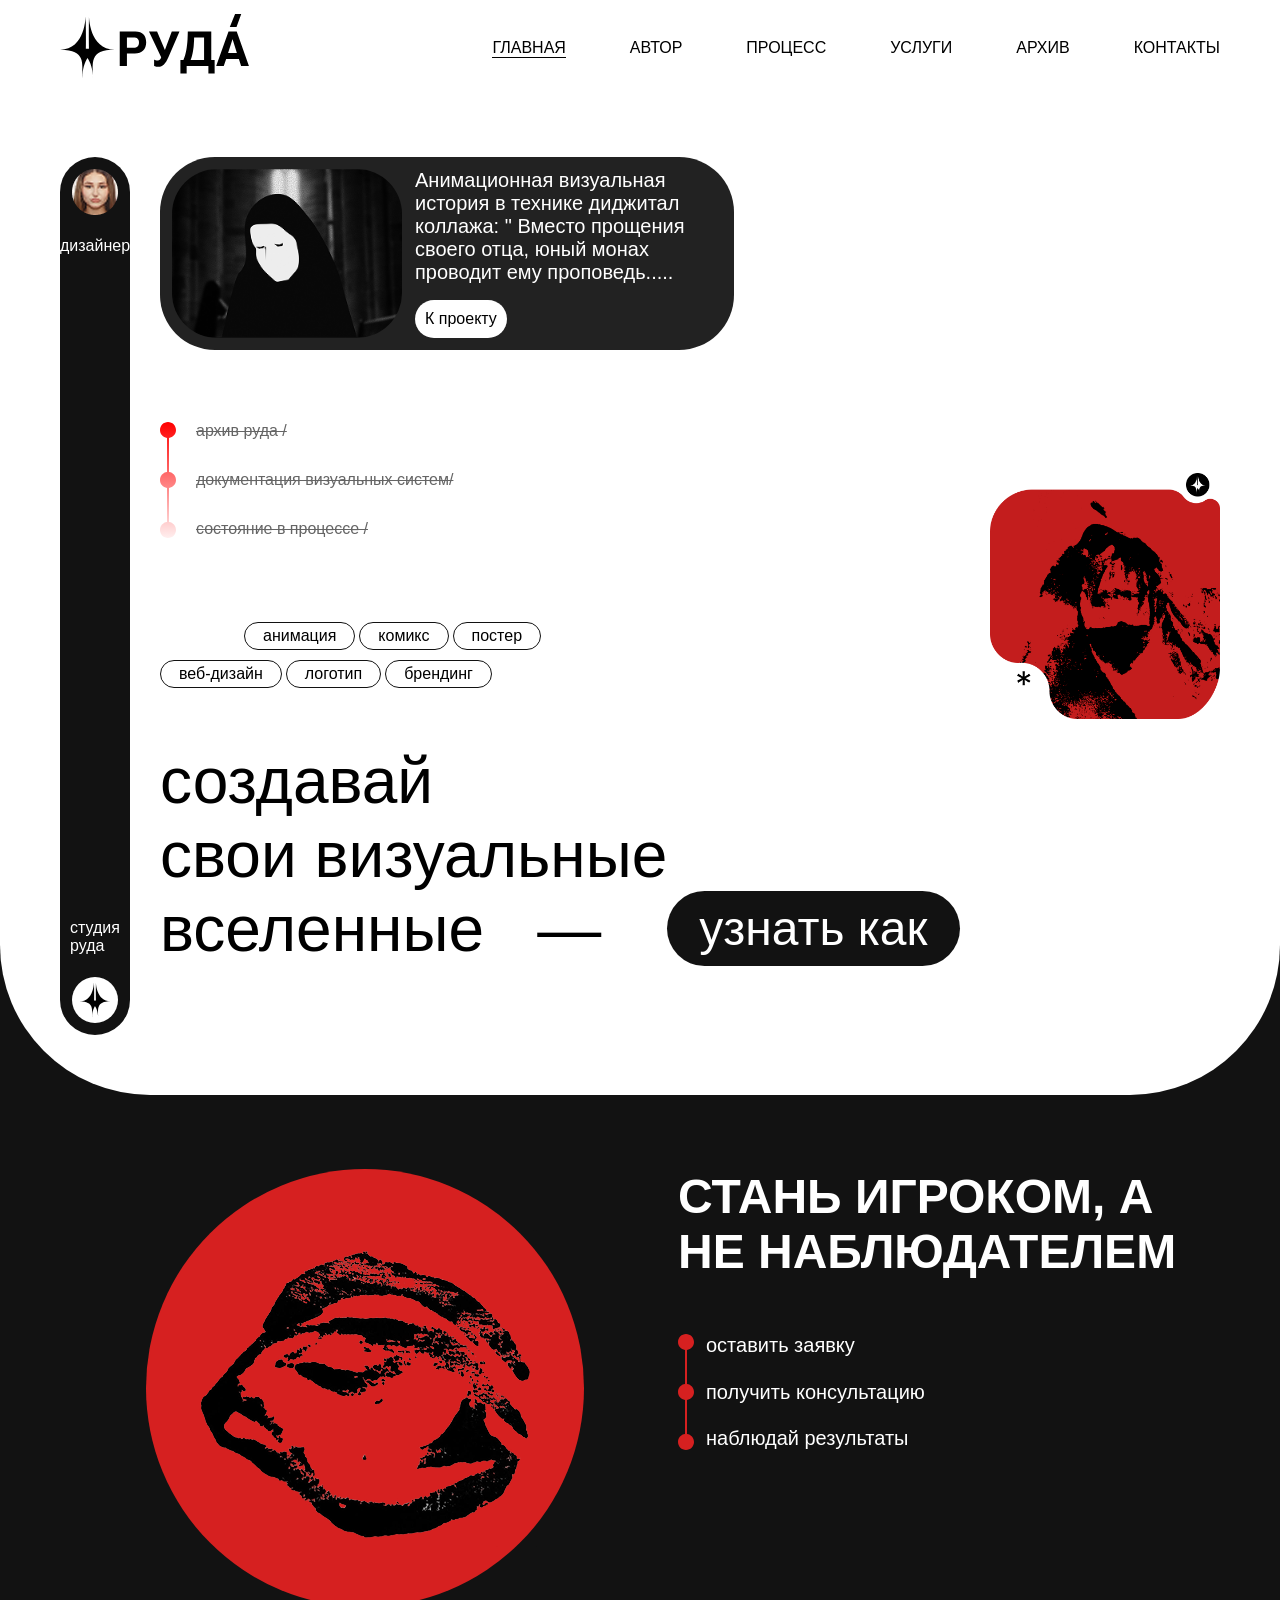
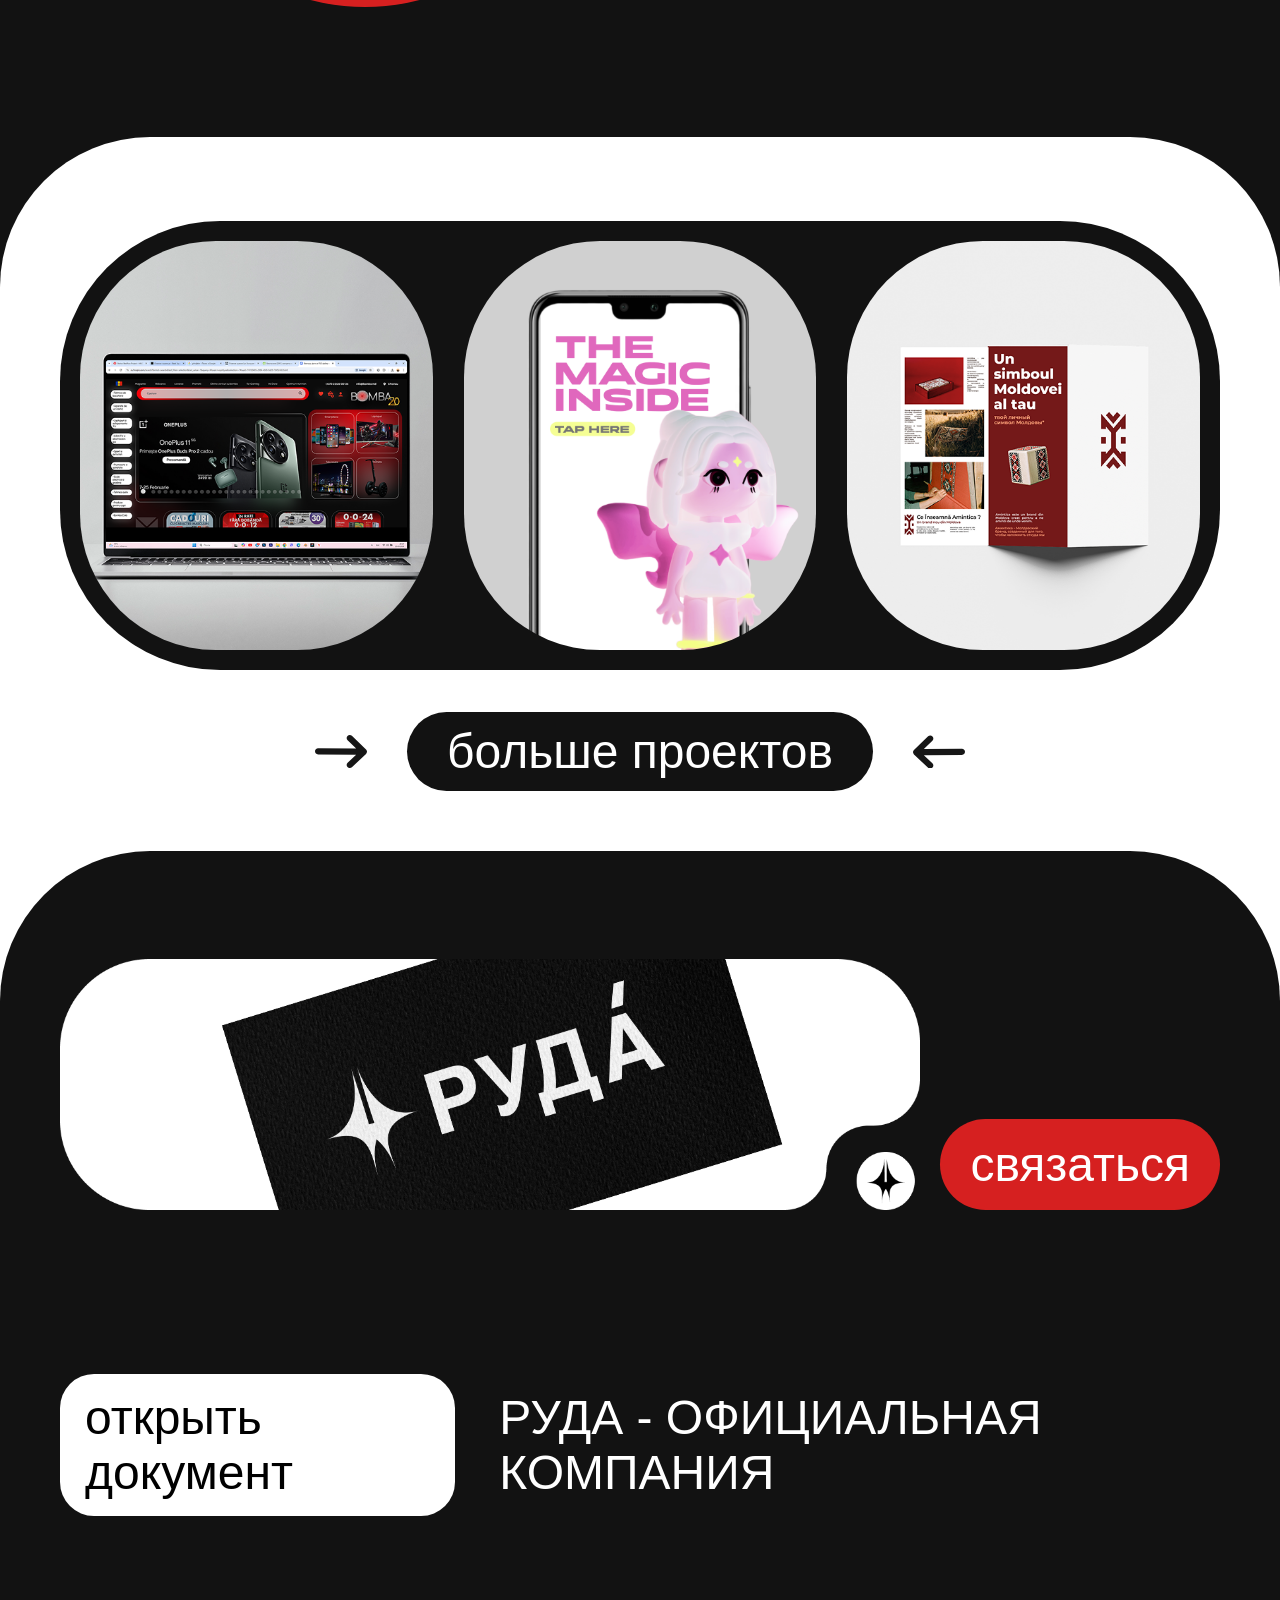
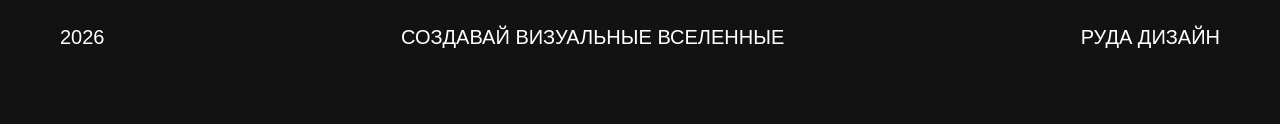
<file: index.html>
<!DOCTYPE html>
<html lang="ru">

<head>
    <meta charset="UTF-8">
    <meta name="viewport" content="width=device-width, initial-scale=1.0">
    <link rel="stylesheet" href="css/style.css">
    <title>Document</title>
</head>

<body>

    <header class="header">
        <a href="index.html" class="header__logo">
            <svg width="189" height="65">
                <use xlink:href="assets/sprite/sprite.svg#icon-logo-white"></use>
            </svg>
        </a>
        <nav class="header__nav">
            <button class="header__burger" aria-label="Меню">
                <svg class="header__burger-icon" width="34" height="34">
                    <use xlink:href="assets/sprite/sprite.svg#burger-black"></use>
                </svg>
            </button>
            <ul class="header__menu">
                <li class="header__item header__item--active">
                    <a href="index.html" class="header__link">главная</a>
                </li>
                <li class="header__item">
                    <a href="pages/author.html" class="header__link">Автор</a>
                </li>
                <li class="header__item">
                    <a href="pages/process.html" class="header__link">Процесс</a>
                </li>
                <li class="header__item">
                    <a href="pages/services.html" class="header__link">Услуги</a>
                </li>
                <li class="header__item">
                    <a href="pages/archive.html" class="header__link">Архив</a>
                </li>
                <li class="header__item">
                    <a href="pages/contacts.html" class="header__link">Контакты</a>
                </li>
            </ul>
        </nav>
    </header>

    <main class="main">
        <div class="main__wrapper">
            <div class="main__left-side">

                <div class="main__left-inner">
                    <img src="assets/img/avatar.png" alt="" class="main__left-img">
                    <p class="main__left-text">дизайнер</p>
                </div>
                <div class="main__left-inner">
                    <p class="main__left-text">студия руда</p>
                    <svg width="46" height="46" viewBox="0 0 46 46">
                        <use xlink:href="assets/sprite/sprite.svg#icon-white"></use>
                    </svg>
                </div>

            </div>
            <div class="main__center-side">
                <div class="main__card">
                    <div class="main__card-img-wrapper">
                        <img src="assets/img/main-img.png" alt="" class="main__card-img">
                    </div>
                    <div class="main__inner">
                        <p class="main__card-text">
                            Анимационная визуальная история в&nbsp;технике диджитал коллажа: &quot; Вместо прощения
                            своего отца, юный монах проводит ему проповедь.....
                        </p>
                        <a href="pages/archive.html#otec" class="main__btn">
                            К проекту
                        </a>
                    </div>
                </div>
                <div class="main__wrapper-text">
                    <svg width="16" height="116">
                        <use xlink:href="assets/sprite/sprite.svg#icon-dot-color"></use>
                    </svg>

                    <div class="main__inner js-typewriter-container">
                        <p class="main__text js-typewriter-line is-crossed">
                            архив руда /
                        </p>
                        <p class="main__text js-typewriter-line is-crossed">
                            документация визуальных систем/
                        </p>
                        <p class="main__text js-typewriter-line is-crossed">
                            состояние в процессе /
                        </p>
                    </div>
                </div>
                <ul class="main__tags main__tags--top">
                    <li class="main__tag main__tag--right">
                        анимация
                    </li>
                    <li class="main__tag">
                        комикс
                    </li>
                    <li class="main__tag">
                        постер
                    </li>
                </ul>
                <ul class="main__tags main__tags-bottom">
                    <li class="main__tag">
                        веб-дизайн
                    </li>
                    <li class="main__tag">
                        логотип
                    </li>
                    <li class="main__tag">
                        брендинг
                    </li>
                </ul>
                <div class="main__bottom">
                    <h1 class="main__title">
                        создавай <br> свои визуальные <br> вселенные &nbsp; —
                    </h1>
                    <a href="pages/services.html" class="main__btn-bottom">
                        узнать как
                    </a>
                </div>
            </div>
            <div class="main__right-side">
                <img src="assets/img/group-140.png" alt="" class="main__img">
            </div>
        </div>

    </main>

    <section class="ready">
        <div class="ready__wrapper">
            
            <ul class="ready__marquee-tags main__tags">
                <li class="main__tag">веб-дизайн</li>
                <li class="main__tag">логотип</li>
                <li class="main__tag">брендинг</li>
                <li class="main__tag">анимация</li>
                <li class="main__tag">комикс</li>
                <li class="main__tag">постер</li>
            </ul>
            <div class="ready__left">
                <div class="ready__img-wrapper">
                    <img src="assets/img/photo_2023-10-06_21-42-30 2.png" alt="" class="ready__img">
                </div>
            </div>
            <div class="ready__right">
                <h2 class="ready__title">
                    стань игроком, а <br> не наблюдателем
                </h2>
                <div class="ready__wrapper-text">
                    <svg width="16" height="116">
                        <use xlink:href="assets/sprite/sprite.svg#icon-dot-red"></use>
                    </svg>
    
                    <div class="ready__inner">
                        <p class="ready__text">
                            оставить заявку
                        </p>
                        <p class="ready__text">
                            получить консультацию
                        </p>
                        <p class="ready__text">
                            наблюдай результаты
                        </p>
                    </div>
                </div>
            </div>
        </div>
    </section>

    <section class="work">
        <div class="work__wrapper">
            <div class="work__list">
                <div class="work__img-wrapper">
                    <img src="assets/img/project-1.png" alt="" class="work__img">
                </div>
                <div class="work__img-wrapper">
                    <img src="assets/img/project-2.png" alt="" class="work__img">
                </div>
                <div class="work__img-wrapper">
                    <img src="assets/img/project-3.png" alt="" class="work__img">
                </div>
            </div>
            <div class="work__more">
                <svg width="52" height="33" viewBox="0 0 52 33">
                    <use xlink:href="assets/sprite/sprite.svg#icon-right-arrow"></use>
                </svg>
                <a href="#" class="work__link">
                    больше проектов
                </a>
                <svg width="52" height="33" viewBox="0 0 52 33">
                    <use xlink:href="assets/sprite/sprite.svg#icon-left-arrow"></use>
                </svg>
            </div>
        </div>

    </section>
    <section class="feedback">
        <div class="feedback__wrapper">
            <div class="feedback__inner">
                <div class="feedback__wrapper-photo">
                    <img src="assets/img/feedback2.png" alt="" class="feedback__img">
                    <a href="pages/contacts.html" class="feedback__link">связаться</a>
                </div>
                <div class="feedback__wrapper-text">
                    <a class="feedback__btn" href="assets/img/doc.png" target="_blank">открыть документ</a>
                    <p class="feedback__text">
                        Руда - официальная компания
                    </p>
                </div>
            </div>
        </div>
    </section>
    <footer class="footer">
        <p class="footer__text">
            2026
        </p>
        <p class="footer__text">
            создавай визуальные вселенные
        </p>
        <p class="footer__text">
            руда дизайн
        </p>
    </footer>
    <script type="module" src="js/main.js"></script>
</body>

</html>
</file>
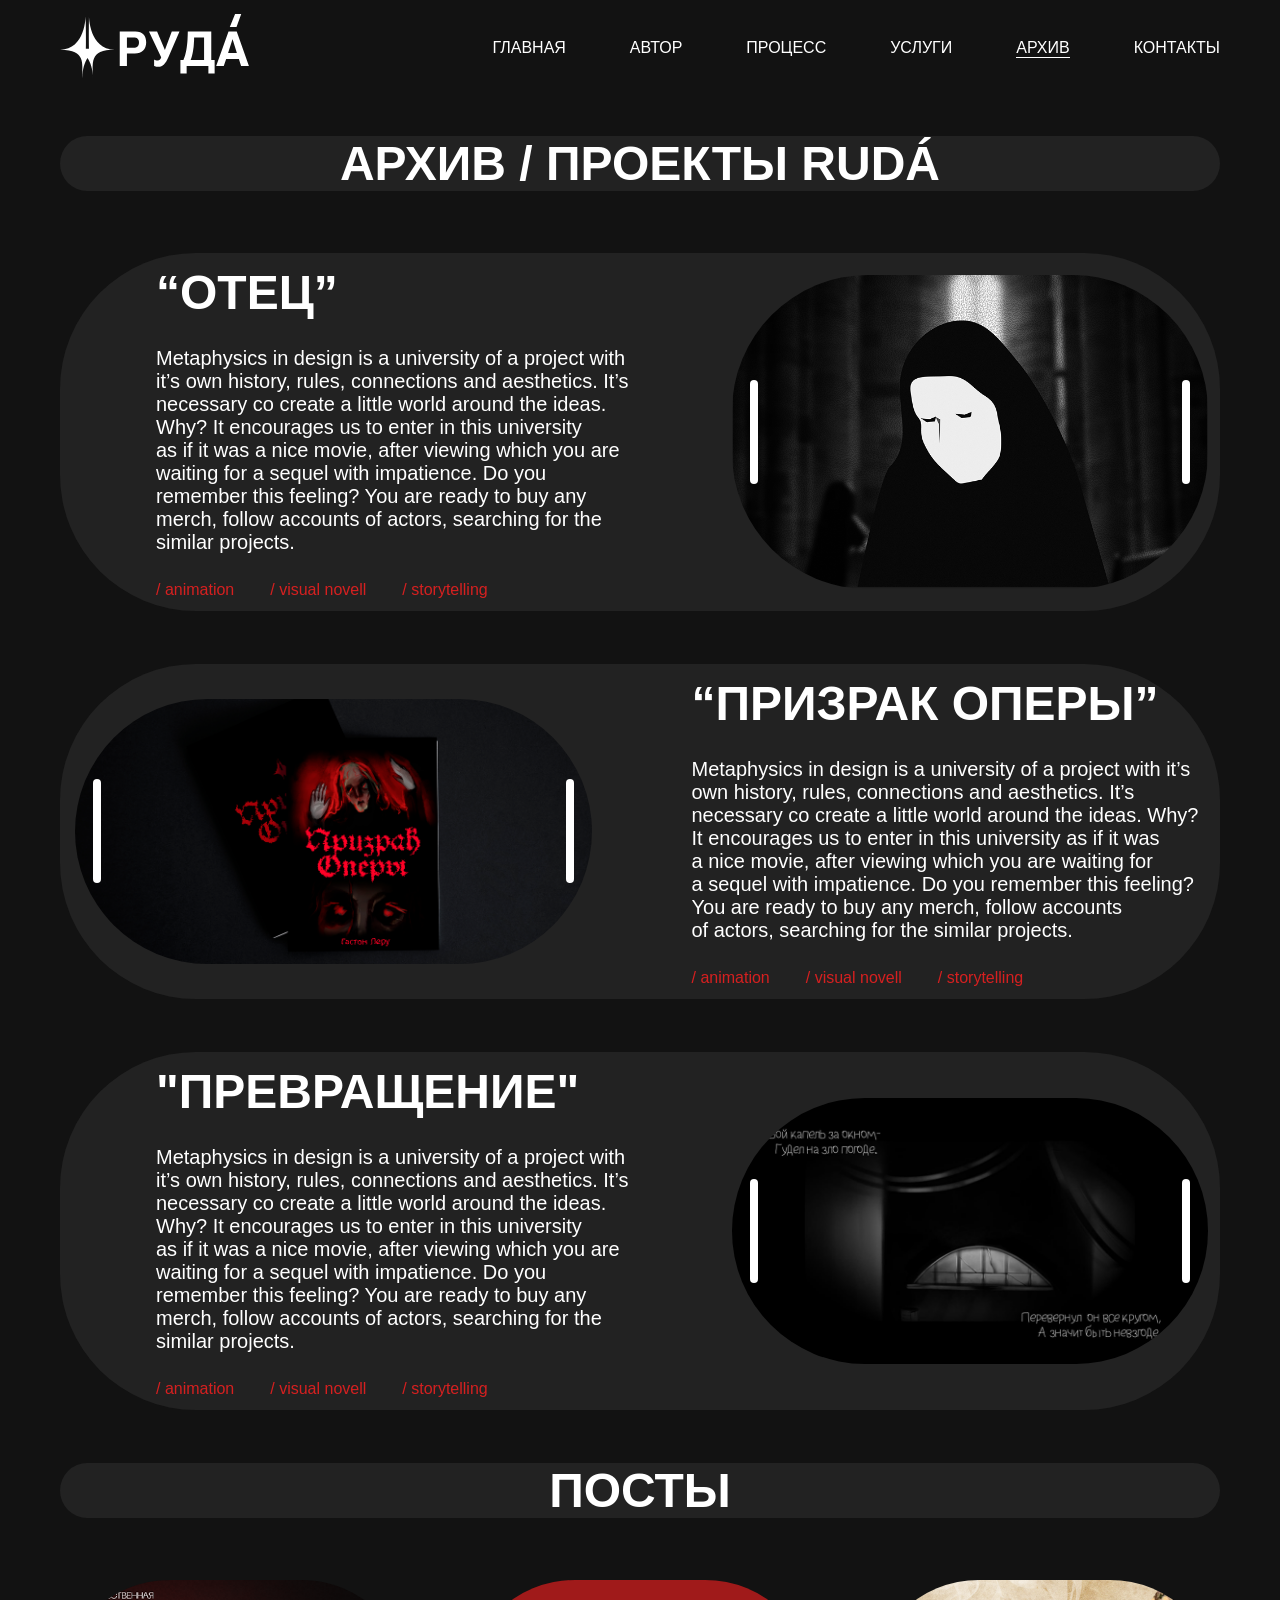
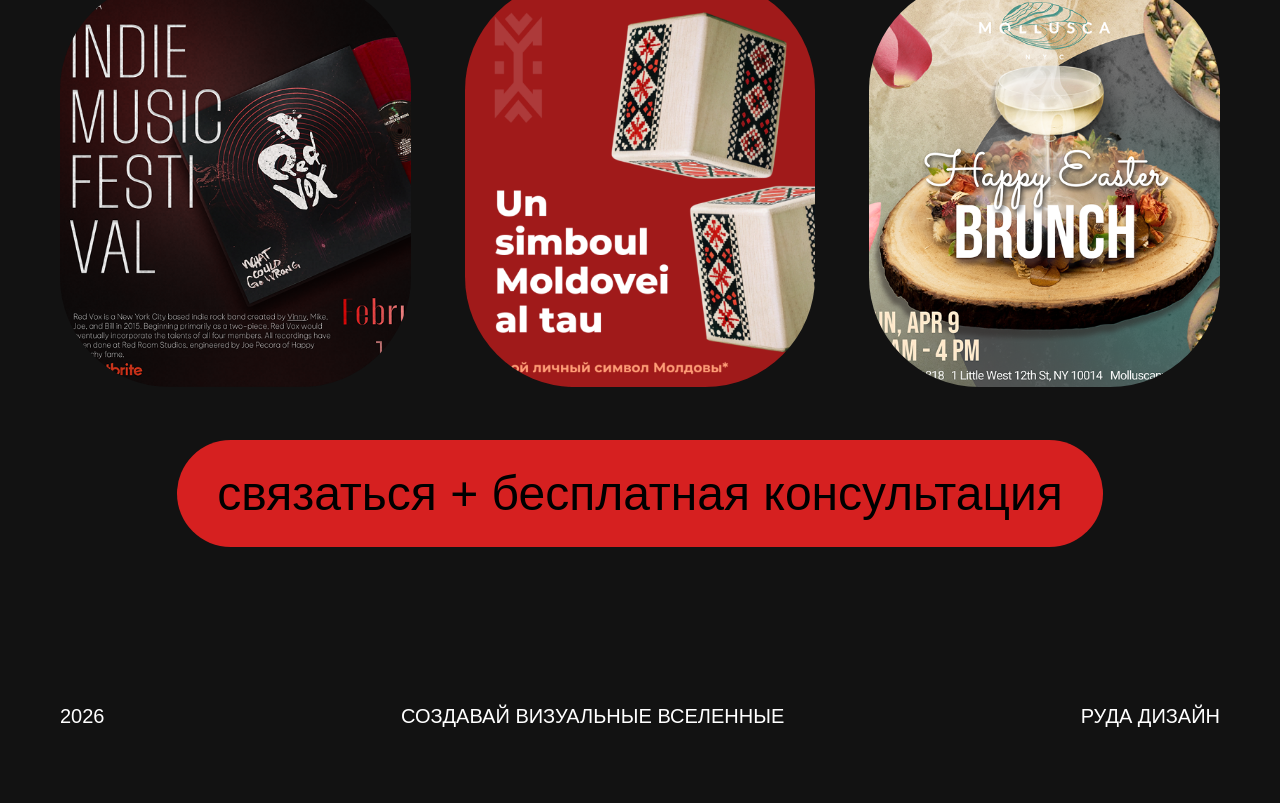
<file: pages/archive.html>
<!DOCTYPE html>
<html lang="en">
<head>
    <meta charset="UTF-8">
    <meta name="viewport" content="width=device-width, initial-scale=1.0">
    <link rel="stylesheet" href="../css/style.css">

    <title>Document</title>
</head>
<body>
    <header class="header header--black">
        <a href="../index.html" class="header__logo">
            <svg width="189" height="65">
                <use xlink:href="../assets/sprite/sprite.svg#icon-logo-black"></use>
            </svg>
        </a>
        <nav class="header__nav">
            <button class="header__burger" aria-label="Меню">
                <svg class="header__burger-icon" width="34" height="34">
                    <use xlink:href="../assets/sprite/sprite.svg#burger-white"></use>
                </svg>
            </button>
            <ul class="header__menu">
                <li class="header__item">
                    <a href="../index.html" class="header__link header__link--black-theme">главная</a>
                </li>
                <li class="header__item">
                    <a href="../pages/author.html" class="header__link header__link--black-theme">Автор</a>
                </li>
                <li class="header__item">
                    <a href="../pages/process.html" class="header__link header__link--black-theme">Процесс</a>
                </li>
                <li class="header__item">
                    <a href="../pages/services.html" class="header__link header__link--black-theme">Услуги</a>
                </li>
                <li class="header__item header__item--active-black-theme">
                    <a href="../pages/archive.html" class="header__link header__link--black-theme">Архив</a>
                </li>
                <li class="header__item">
                    <a href="../pages/contacts.html" class="header__link header__link--black-theme">Контакты</a>
                </li>
            </ul>
        </nav>
    </header>
    
    <section class="archive">
        <h2 class="archive__title">
            АРХИВ / ПРОЕКТЫ rudÁ 
        </h2>
        <ul class="archive__cards">
            <li class="archive__card" id="otec">
                <div class="archive__card-inner">
                    <h2 class="archive__card-title">
                        “ОТЕЦ”
                    </h2>
                    <p class="archive__card-text">
                        Metaphysics in&nbsp;design is&nbsp;a&nbsp;university of&nbsp;a&nbsp;project with it&rsquo;s own history, rules, connections and aesthetics. It&rsquo;s necessary co&nbsp;create a&nbsp;little world around the ideas. Why? It&nbsp;encourages&nbsp;us to&nbsp;enter in&nbsp;this university as&nbsp;if&nbsp;it&nbsp;was a&nbsp;nice movie, after viewing which you are waiting for a&nbsp;sequel with impatience. Do&nbsp;you remember this feeling? You are ready to&nbsp;buy any merch, follow accounts of&nbsp;actors, searching for the similar projects.
                    </p>
                    <ul class="archive__card-tags">
                        <li class="archive__card-tag">/ animation</li>
                        <li class="archive__card-tag">/ visual novell</li>
                        <li class="archive__card-tag">/ storytelling</li>
                    </ul>
                </div>
                <div class="archive__card-img-wrapper">
                    <img src="../assets/img/archive-1.png" alt="" class="archive__card-img">
                </div>
            </li>
            <li class="archive__card archive__card--second">
                <div class="archive__card-img-wrapper">
                    <img src="../assets/img/archive-2.png" alt="" class="archive__card-img">
                </div>
                <div class="archive__card-inner">
                    <h2 class="archive__card-title">
                        “ПРИЗРАК ОПЕРЫ”
                    </h2>
                    <p class="archive__card-text">
                        Metaphysics in&nbsp;design is&nbsp;a&nbsp;university of&nbsp;a&nbsp;project with it&rsquo;s own history, rules, connections and aesthetics. It&rsquo;s necessary co&nbsp;create a&nbsp;little world around the ideas. Why? It&nbsp;encourages&nbsp;us to&nbsp;enter in&nbsp;this university as&nbsp;if&nbsp;it&nbsp;was a&nbsp;nice movie, after viewing which you are waiting for a&nbsp;sequel with impatience. Do&nbsp;you remember this feeling? You are ready to&nbsp;buy any merch, follow accounts of&nbsp;actors, searching for the similar projects.
                    </p>
                    <ul class="archive__card-tags">
                        <li class="archive__card-tag">/ animation</li>
                        <li class="archive__card-tag">/ visual novell</li>
                        <li class="archive__card-tag">/ storytelling</li>
                    </ul>
                </div>
            </li>
            <li class="archive__card">
                <div class="archive__card-inner">
                    <h2 class="archive__card-title">
                        "ПРЕВРАЩЕНИЕ"
                    </h2>
                    <p class="archive__card-text">
                        Metaphysics in&nbsp;design is&nbsp;a&nbsp;university of&nbsp;a&nbsp;project with it&rsquo;s own history, rules, connections and aesthetics. It&rsquo;s necessary co&nbsp;create a&nbsp;little world around the ideas. Why? It&nbsp;encourages&nbsp;us to&nbsp;enter in&nbsp;this university as&nbsp;if&nbsp;it&nbsp;was a&nbsp;nice movie, after viewing which you are waiting for a&nbsp;sequel with impatience. Do&nbsp;you remember this feeling? You are ready to&nbsp;buy any merch, follow accounts of&nbsp;actors, searching for the similar projects.
                    </p>
                    <ul class="archive__card-tags">
                        <li class="archive__card-tag">/ animation</li>
                        <li class="archive__card-tag">/ visual novell</li>
                        <li class="archive__card-tag">/ storytelling</li>
                    </ul>
                </div>
                <div class="archive__card-img-wrapper">
                    <img src="../assets/img/archive-3.png" alt="" class="archive__card-img">
                </div>
            </li>
        </ul>

        <h2 class="archive__title">
            ПОСТЫ
        </h2>

        <div class="archive__box">
            <div class="archive__wrapper">
                <div class="archive__img-mask">
                    <img src="../assets/img/archive-4.png" alt="" class="archive__img">
                </div>
                <div class="archive__img-mask">
                    <img src="../assets/img/archive-5.png" alt="" class="archive__img">
                </div>
                <div class="archive__img-mask">
                    <img src="../assets/img/archive-6.png" alt="" class="archive__img">
                </div>
            </div>
            <a href="../pages/contacts.html" class="archive__btn">
                 связаться + бесплатная консультация
            </a>
        </div>
    </section>
    
    <footer class="footer">
        <p class="footer__text">
            2026
        </p>
        <p class="footer__text">
            создавай визуальные вселенные
        </p>
        <p class="footer__text">
            руда дизайн
        </p>
    </footer>
    <script type="module" src="../js/main.js"></script>
</body>
</html>
</file>
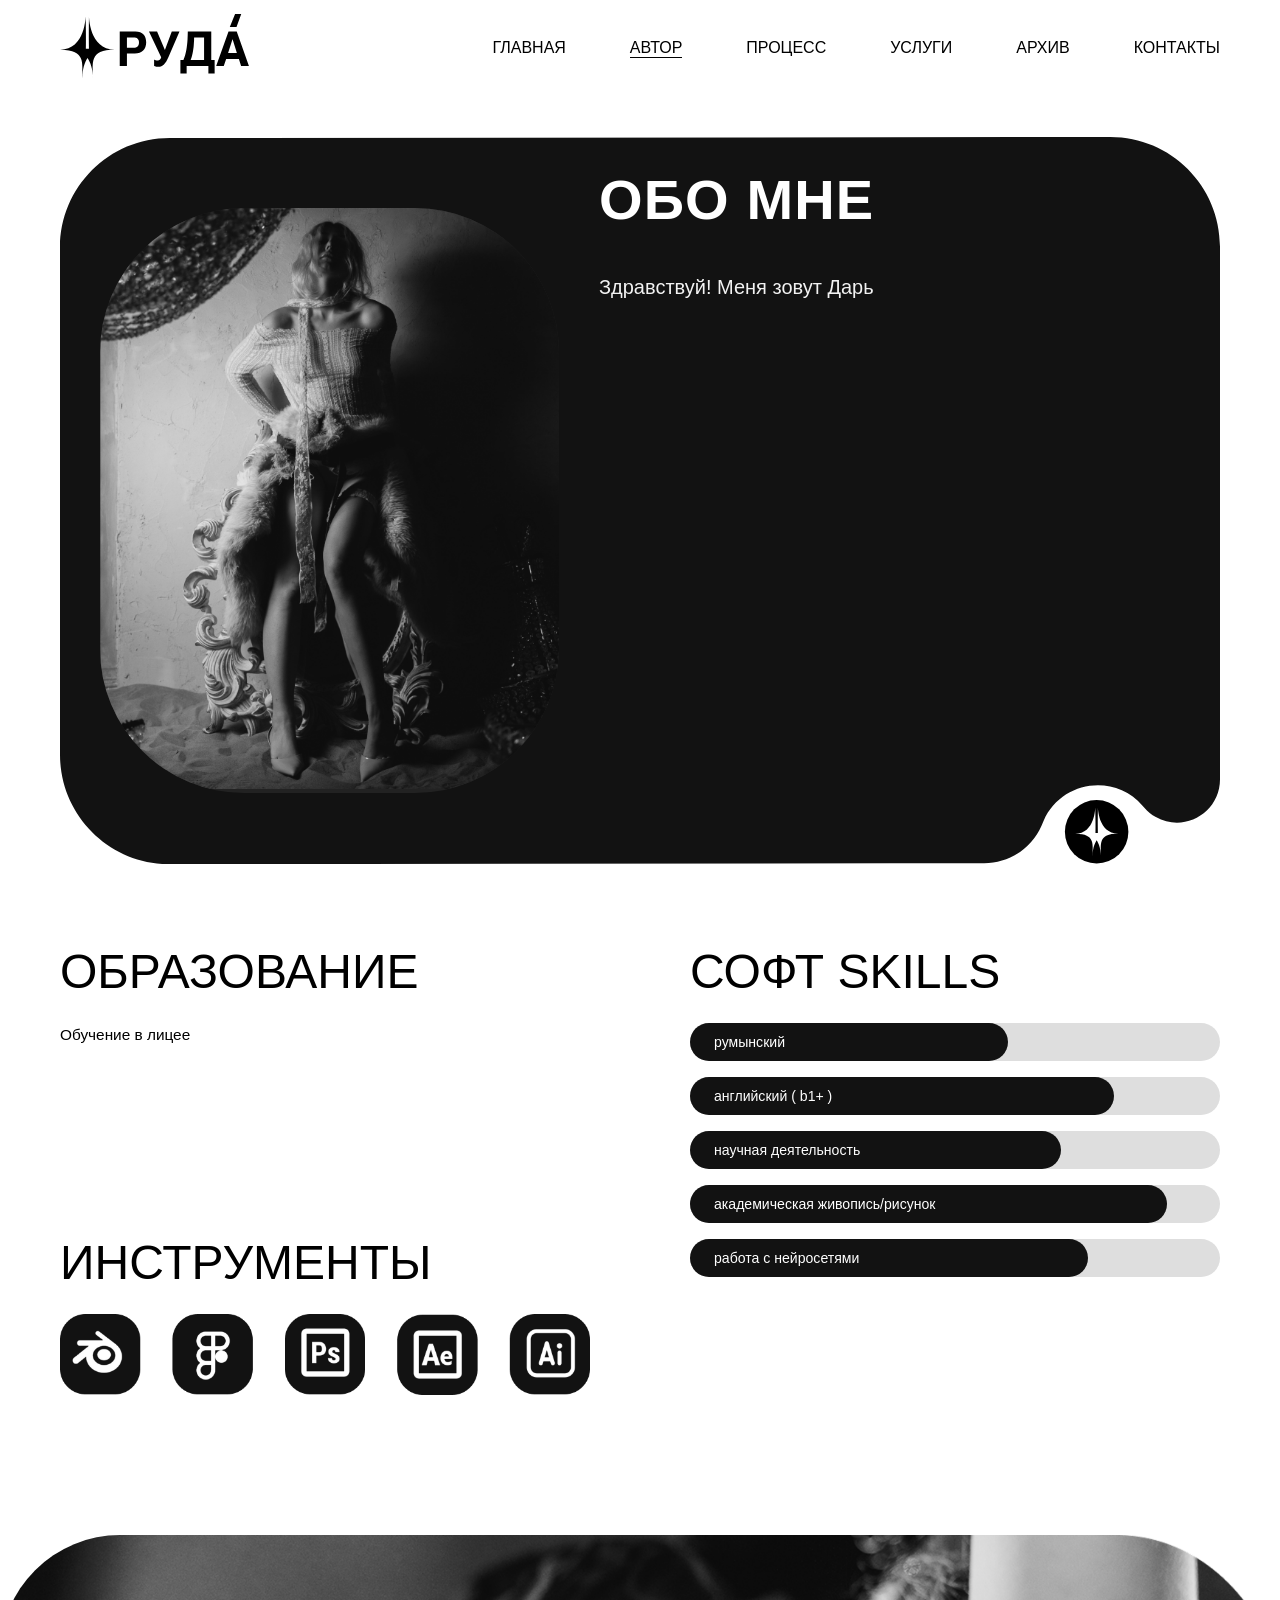
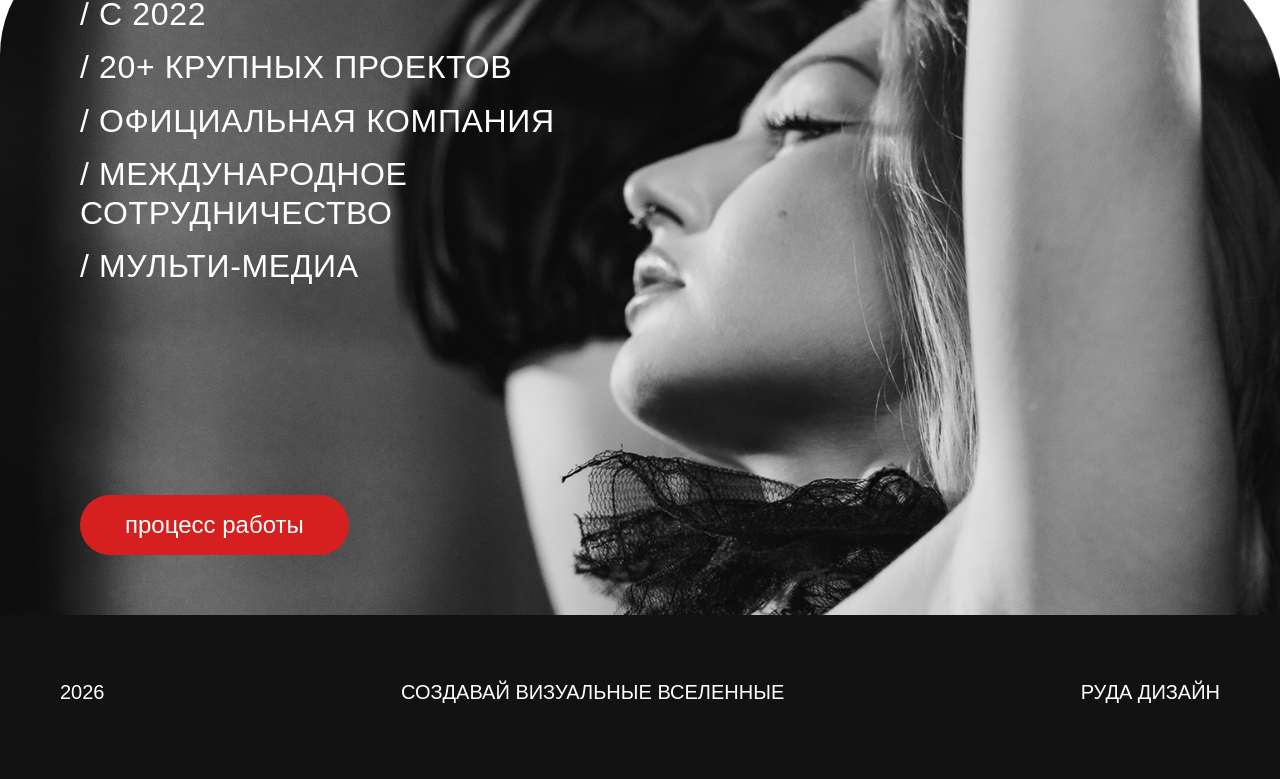
<file: pages/author.html>
<!DOCTYPE html>
<html lang="en">
<head>
    <meta charset="UTF-8">
    <meta name="viewport" content="width=device-width, initial-scale=1.0">
    <link rel="stylesheet" href="../css/style.css">
    <title>Document</title>
</head>
<body>
    <header class="header">
        <a href="../index.html" class="header__logo">
            <svg width="189" height="65">
                <use xlink:href="../assets/sprite/sprite.svg#icon-logo-white"></use>
            </svg>
        </a>
        <nav class="header__nav">
            <button class="header__burger" aria-label="Меню">
                <svg class="header__burger-icon" width="34" height="34">
                    <use xlink:href="../assets/sprite/sprite.svg#burger-black"></use>
                </svg>
            </button>
            <ul class="header__menu">
                <li class="header__item">
                    <a href="../index.html" class="header__link">главная</a>
                </li>
                <li class="header__item header__item--active">
                    <a href="../pages/author.html" class="header__link">Автор</a>
                </li>
                <li class="header__item">
                    <a href="../pages/process.html" class="header__link">Процесс</a>
                </li>
                <li class="header__item">
                    <a href="../pages/services.html" class="header__link">Услуги</a>
                </li>
                <li class="header__item">
                    <a href="../pages/archive.html" class="header__link">Архив</a>
                </li>
                <li class="header__item">
                    <a href="../pages/contacts.html" class="header__link">Контакты</a>
                </li>
            </ul>
        </nav>
    </header>

    <main class="author">
        <div class="author__card">
            <div class="author__content">
                
                <div class="author__box-main">
                    <h1 class="author__title">обо мне</h1>
                    <div class="author__img-wrapper">
                        <img src="../assets/img/author-1.png" alt="Дизайнер Дарья" class="author__img">
                    </div>
                    
                    <div class="author__box-star">
                        <svg viewBox="0 0 88 88">
                            <use xlink:href="../assets/sprite/sprite.svg#icon-black"></use>
                        </svg>
                    </div>
                </div>

                <div class="author__box-text">
                    <p class="author__greeting js-author-typewriter">
                        Здравствуй!<br>
                        Меня зовут Дарья, я&nbsp;рада приветствовать тебя здесь!
                    </p>

                    <div class="author__desc">
                        <p class="js-author-typewriter">
                            Я&nbsp;работаю в&nbsp;сфере дизайна с&nbsp;2022&nbsp;года, и&nbsp;успела обрести значительное количество успешных проектов. В&nbsp;моей компетенции такие направления, как дизайн в&nbsp;рекламе, включая работу с&nbsp;печатными материалами и&nbsp;вывесками, брендинг (брендбук и&nbsp;мокапы включительно), коммерческая и&nbsp;творческая анимация, анимация логотипа и&nbsp;внедрение 3Д&nbsp;технологий в&nbsp;дизайн. Я&nbsp;за&nbsp;контекстуальное использование нейросетей, и&nbsp;не&nbsp;боюсь замены своего творчества. Перманентно я&nbsp;ищу новые способы для оптимизации процесса и&nbsp;получения лучших результатов. Кроме того, что я&nbsp;практикующий дизайнер, периодически я&nbsp;повышаю свои умения с&nbsp;помощью обучения и&nbsp;дополнительных курсов. Мои научные статьи охватывают феномены, касающиеся дизайна, менеджмента, экономики и&nbsp;этики.
                        </p>
                        <p class="js-author-typewriter">
                            Я&nbsp;убежденный художник. Моя мотивация заключается в&nbsp;деталях каждого проекта. Именно поэтому, в&nbsp;работе со&nbsp;мной вы&nbsp;можете расчитывать не&nbsp;только на&nbsp;мой материальный интерес, но&nbsp;и&nbsp;позновательную ценность, которая, судя по&nbsp;моемй опыту, приводит к&nbsp;гораздо более убедительным результатам, чем слепое выполнение задачи.
                        </p>
                    </div>
                </div>
            </div>

        </div>

        <div class="author__details">
            
            <div class="author__col">
                <section class="author__section author__section--education">
                    <h2 class="author__subtitle">образование</h2>
                    <p class="author__education js-author-typewriter">
                        Обучение в&nbsp;лицее с&nbsp;художественным уклоном им&nbsp;М.Греку, практика в&nbsp;художественной школе имени Щусева, г.Кишинёв, рсепублика Молдова. Бакалавриат в&nbsp;Санкт-Петербургском государственном университете промышленных технологий и&nbsp;дизайна по&nbsp;направлению &laquo;дизайн цифровых медиа&raquo;. Дополнительный курс обучения &quot; продвижение бренда в&nbsp;веб-пространстве&laquo;, а&nbsp;так&nbsp;же дополнительный диплом &laquo;Межкультурная коммуникация&raquo;.
                    </p>
                </section>

                <section class="author__section author__section--tools">
                    <h2 class="author__subtitle">инструменты</h2>
                    <img src="../assets/img/иконки.png" alt="Инструменты дизайна" class="author__tools">
                </section>
            </div>

            <div class="author__col">
                <section class="author__section author__section--skills">
                    <h2 class="author__subtitle">СОФТ SKILLS</h2>
                    <ul class="author__skills">
                        <li class="author__skill-item">
                            <div class="author__skill-bar" data-width="60%" style="width: 0;">румынский</div>
                        </li>
                        <li class="author__skill-item">
                            <div class="author__skill-bar" data-width="80%" style="width: 0;">английский ( b1+ )</div>
                        </li>
                        <li class="author__skill-item">
                            <div class="author__skill-bar" data-width="70%" style="width: 0;">научная деятельность</div>
                        </li>
                        <li class="author__skill-item">
                            <div class="author__skill-bar" data-width="90%" style="width: 0;">академическая живопись/рисунок</div>
                        </li>
                        <li class="author__skill-item">
                            <div class="author__skill-bar" data-width="75%" style="width: 0;">работа с нейросетями</div>
                        </li>
                    </ul>
                </section>
            </div>
        </div>

        <div class="author__process">
            <ul class="author__process-list">
                <li>/ С 2022</li>
                <li>/ 20+ КРУПНЫХ ПРОЕКТОВ</li>
                <li>/ ОФИЦИАЛЬНАЯ КОМПАНИЯ</li>
                <li>/ МЕЖДУНАРОДНОЕ СОТРУДНИЧЕСТВО</li>
                <li>/ МУЛЬТИ-МЕДИА</li>
            </ul>

            <a href="../pages/process.html" class="author__process-btn">процесс работы</a>
        </div>
    </main>

    <footer class="footer">
        <p class="footer__text">
            2026
        </p>
        <p class="footer__text">
            создавай визуальные вселенные
        </p>
        <p class="footer__text">
            руда дизайн
        </p>
    </footer>
    <script type="module" src="../js/main.js"></script>
</body>
</html>
</file>
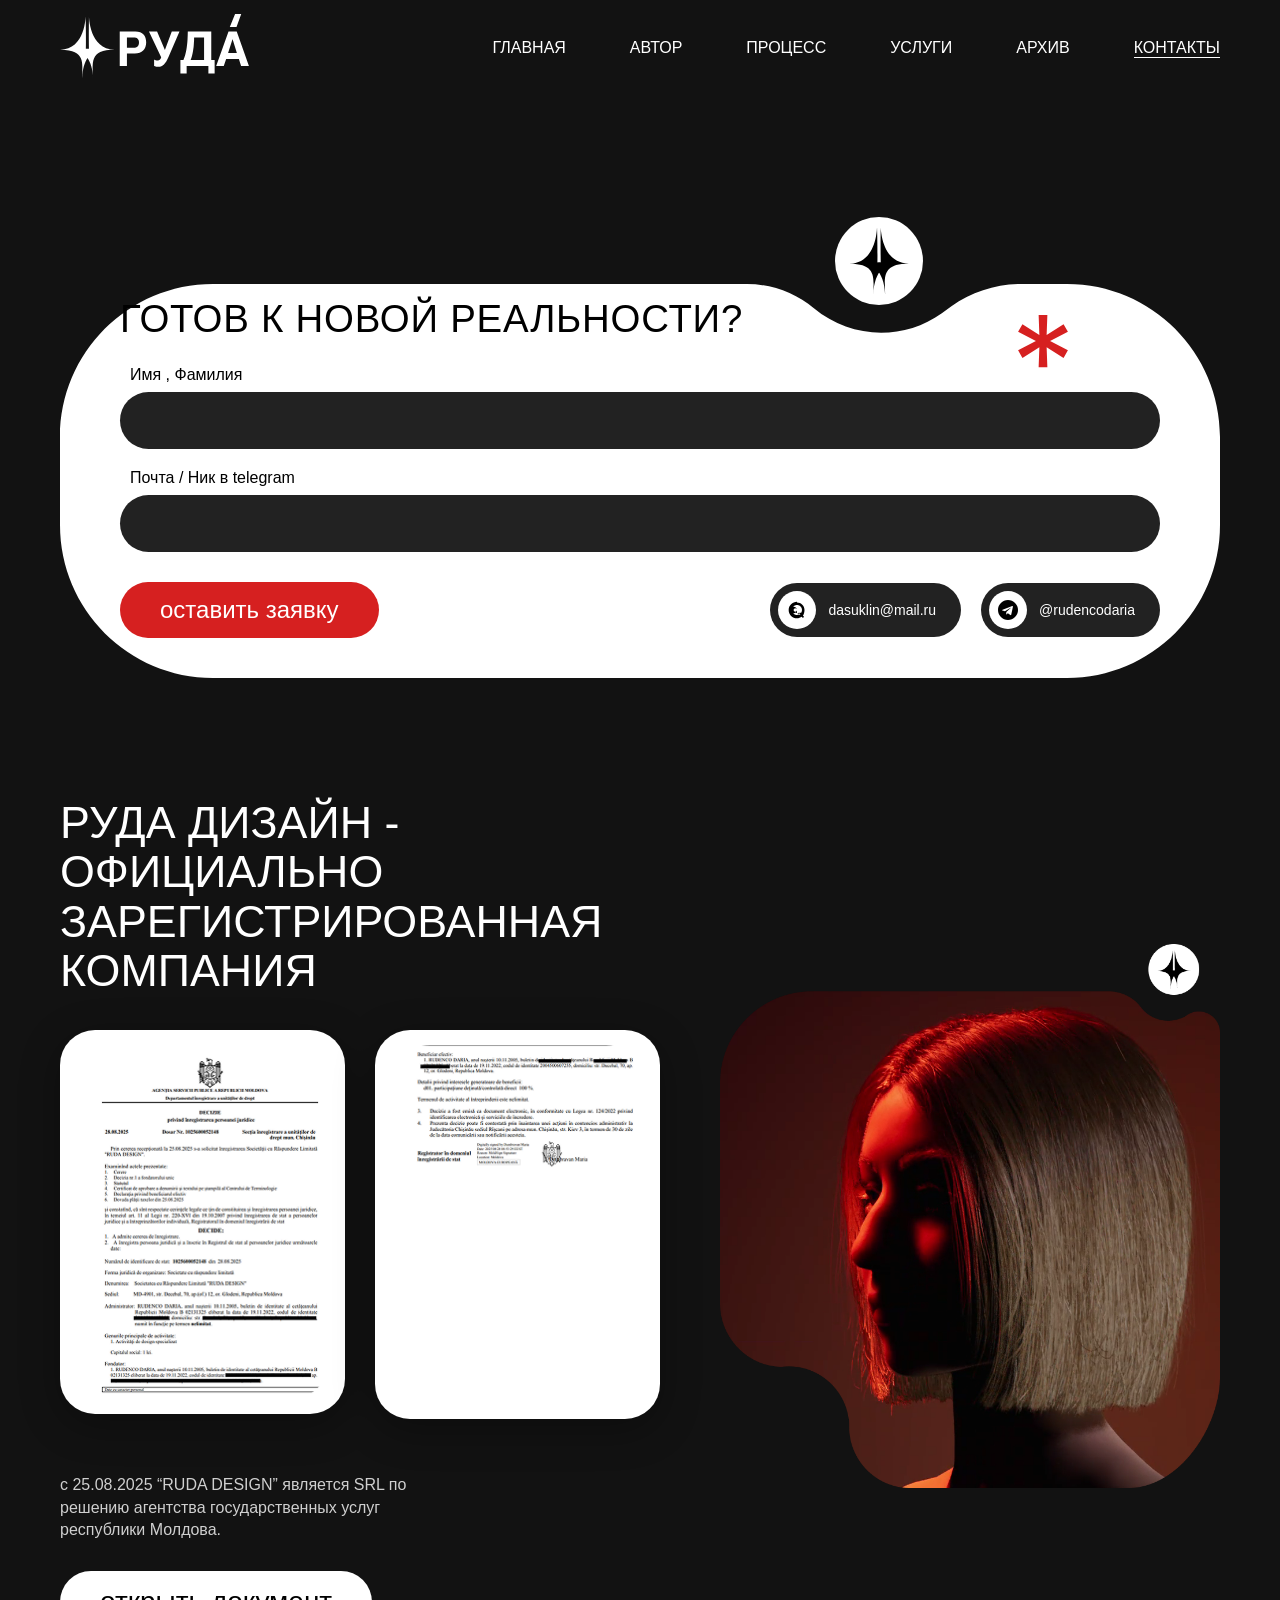
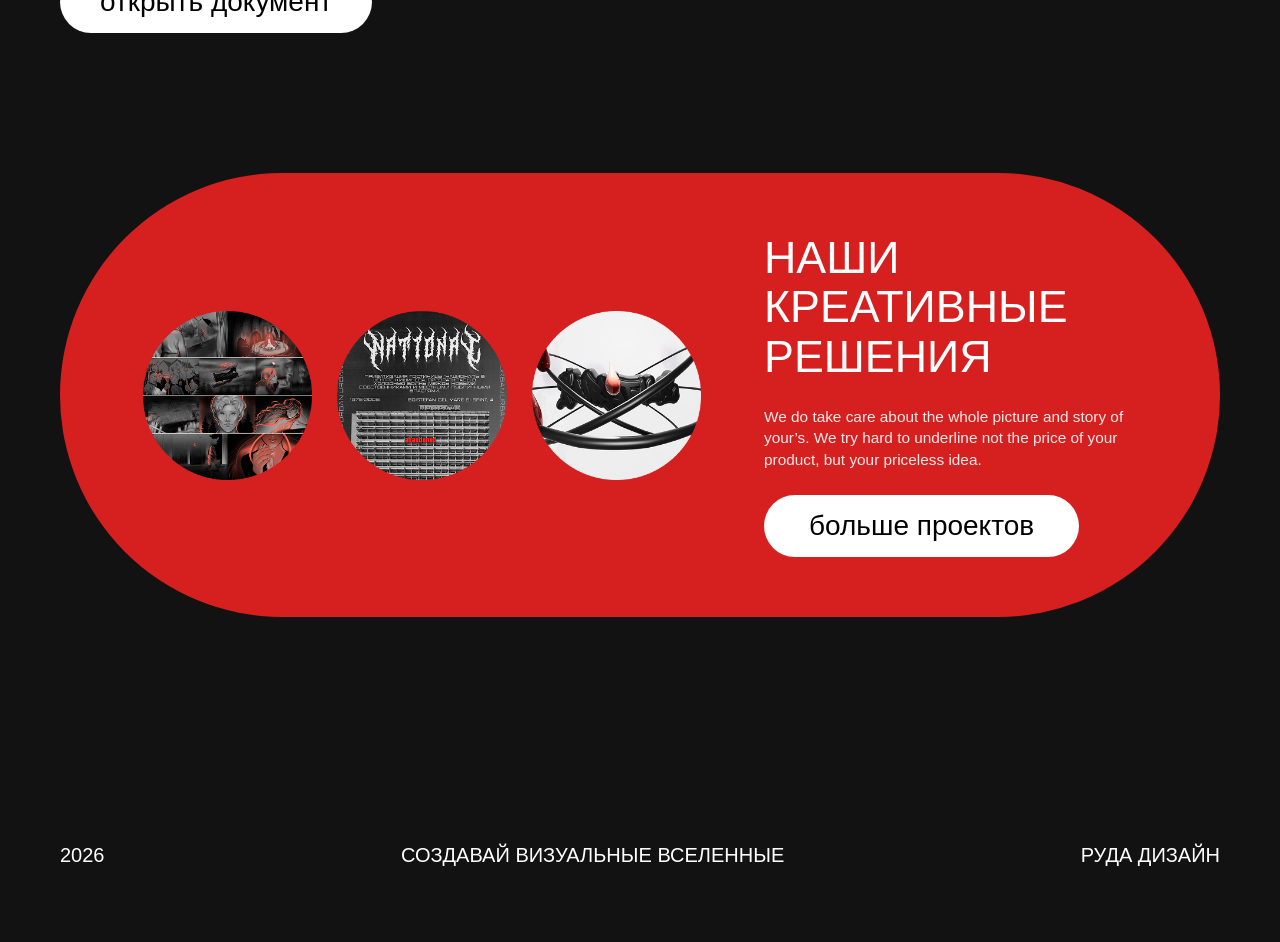
<file: pages/contacts.html>
<!DOCTYPE html>
<html lang="en">

<head>
    <meta charset="UTF-8">
    <meta name="viewport" content="width=device-width, initial-scale=1.0">
    <link rel="stylesheet" href="../css/style.css">
    <title>Document</title>
</head>

<body>
    <header class="header header--black">
        <a href="../index.html" class="header__logo">
            <svg width="189" height="65">
                <use xlink:href="../assets/sprite/sprite.svg#icon-logo-black"></use>
            </svg>
        </a>
        <nav class="header__nav">
            <button class="header__burger" aria-label="Меню">
                <svg class="header__burger-icon" width="34" height="34">
                    <use xlink:href="../assets/sprite/sprite.svg#burger-white"></use>
                </svg>
            </button>
            <ul class="header__menu">
                <li class="header__item">
                    <a href="../index.html" class="header__link header__link--black-theme">главная</a>
                </li>
                <li class="header__item">
                    <a href="../pages/author.html" class="header__link header__link--black-theme">Автор</a>
                </li>
                <li class="header__item">
                    <a href="../pages/process.html" class="header__link header__link--black-theme">Процесс</a>
                </li>
                <li class="header__item">
                    <a href="../pages/services.html" class="header__link header__link--black-theme">Услуги</a>
                </li>
                <li class="header__item">
                    <a href="../pages/archive.html" class="header__link header__link--black-theme">Архив</a>
                </li>
                <li class="header__item header__item--active-black-theme">
                    <a href="../pages/contacts.html" class="header__link header__link--black-theme">Контакты</a>
                </li>
            </ul>
        </nav>
    </header>

    <main class="contacts">
        <div class="contacts__card">
            <div class="contacts__content">
                
                <div class="contacts__header">
                    <h1 class="contacts__title">Готов к новой реальности?</h1>
                </div>

                <form action="#" class="contacts__form" id="contact-form">
                    <div class="contacts__field">
                        <label class="contacts__label" for="name">Имя , Фамилия</label>
                        <input type="text" id="name" class="contacts__input" autocomplete="off">
                    </div>

                    <div class="contacts__field">
                        <label class="contacts__label" for="contact">Почта / Ник в telegram</label>
                        <input type="text" id="contact" class="contacts__input" autocomplete="off">
                    </div>

                    <div class="contacts__footer-row">
                        <button type="submit" class="contacts__submit-btn contacts__submit-btn--desktop">
                            оставить заявку
                        </button>

                        <div class="contacts__socials">
                            
                            <a href="mailto:dasuklin@mail.ru" class="contacts__social-pill">
                                <div class="contacts__social-circle">
                                    <svg viewBox="0 0 24 24">
                                        <use xlink:href="../assets/sprite/sprite.svg#icon-mail"></use>
                                    </svg>
                                </div>
                                <span>dasuklin@mail.ru</span>
                            </a>

                            <a href="https://t.me/rudencodaria" target="_blank" class="contacts__social-pill">
                                <div class="contacts__social-circle">
                                    <svg viewBox="0 0 24 24">
                                        <use xlink:href="../assets/sprite/sprite.svg#icon-telegram"></use>
                                    </svg>
                                </div>
                                <span>@rudencodaria</span>
                            </a>
                        </div>
                    </div>
                </form>
                
                <div class="contacts__card-star contacts__card-star--desktop">
                    <svg viewBox="0 0 88 88">
                        <use xlink:href="../assets/sprite/sprite.svg#icon-white"></use>
                    </svg>
                </div>
            </div>
        </div>

        <div class="contacts__card-mobile-footer">
            <button type="submit" form="contact-form" class="contacts__submit-btn contacts__submit-btn--mobile">
                оставить заявку
            </button>
            <div class="contacts__card-star-mobile">
                <svg viewBox="0 0 88 88">
                    <use xlink:href="../assets/sprite/sprite.svg#icon-white"></use>
                </svg>
            </div>
        </div>

        <div class="contacts__company">
            <div class="contacts__company-left">
                <h2 class="contacts__company-title">РУДА ДИЗАЙН - ОФИЦИАЛЬНО ЗАРЕГИСТРИРОВАННАЯ КОМПАНИЯ</h2>
                
                <div class="contacts__docs-preview">
                    <img src="../assets/img/contact-1.png" alt="Документ 1" class="contacts__doc-thumb">
                    <img src="../assets/img/contact-2.png" alt="Документ 2" class="contacts__doc-thumb">
                </div>

                <div class="contacts__company-bottom">
                    <p class="contacts__company-text">
                        с 25.08.2025 “RUDA DESIGN” является SRL по решению агентства государственных услуг республики Молдова.
                    </p>
                    <a href="../assets/img/doc.png" target="_blank" class="contacts__open-doc-btn">
                        открыть документ
                    </a>
                </div>
            </div>

            <div class="contacts__company-right">
                <div class="contacts__face-banner">
                    <img src="../assets/img/contact-3.png" alt="RUDA Face" class="contacts__face-img">

                </div>
            </div>
        </div>

        <div class="contacts__creative-solutions">
            <div class="contacts__creative-grid">
                <div class="contacts__project-circles">
                    <img src="../assets/img/contact-4.png" alt="Проект 1" class="contacts__circle-img">
                    <img src="../assets/img/contact-5.png" alt="Проект 2" class="contacts__circle-img">
                    <img src="../assets/img/contact-6.png" alt="Проект 3" class="contacts__circle-img">
                    
                    <img src="../assets/img/author-2.png" alt="Проект 4" class="contacts__circle-img">
                </div>

                <div class="contacts__creative-content">
                    <h2 class="contacts__creative-title">НАШИ<br>КРЕАТИВНЫЕ<br>РЕШЕНИЯ</h2>
                    <p class="contacts__creative-text">
                        We do take care about the whole picture and story of your’s. We try hard to underline not the price of your product, but your priceless idea.
                    </p>
                    <a href="../pages/archive.html" class="contacts__projects-btn contacts__projects-btn--desktop">
                        больше проектов
                    </a>
                </div>
            </div>
        </div>

        <a href="../pages/archive.html" class="contacts__projects-btn contacts__projects-btn--mobile">
            больше проектов
        </a>
    </main>

    <footer class="footer">
        <p class="footer__text">
            2026
        </p>
        <p class="footer__text">
            создавай визуальные вселенные
        </p>
        <p class="footer__text">
            руда дизайн
        </p>
    </footer>
    <script type="module" src="../js/main.js"></script>
</body>

</html>
</file>
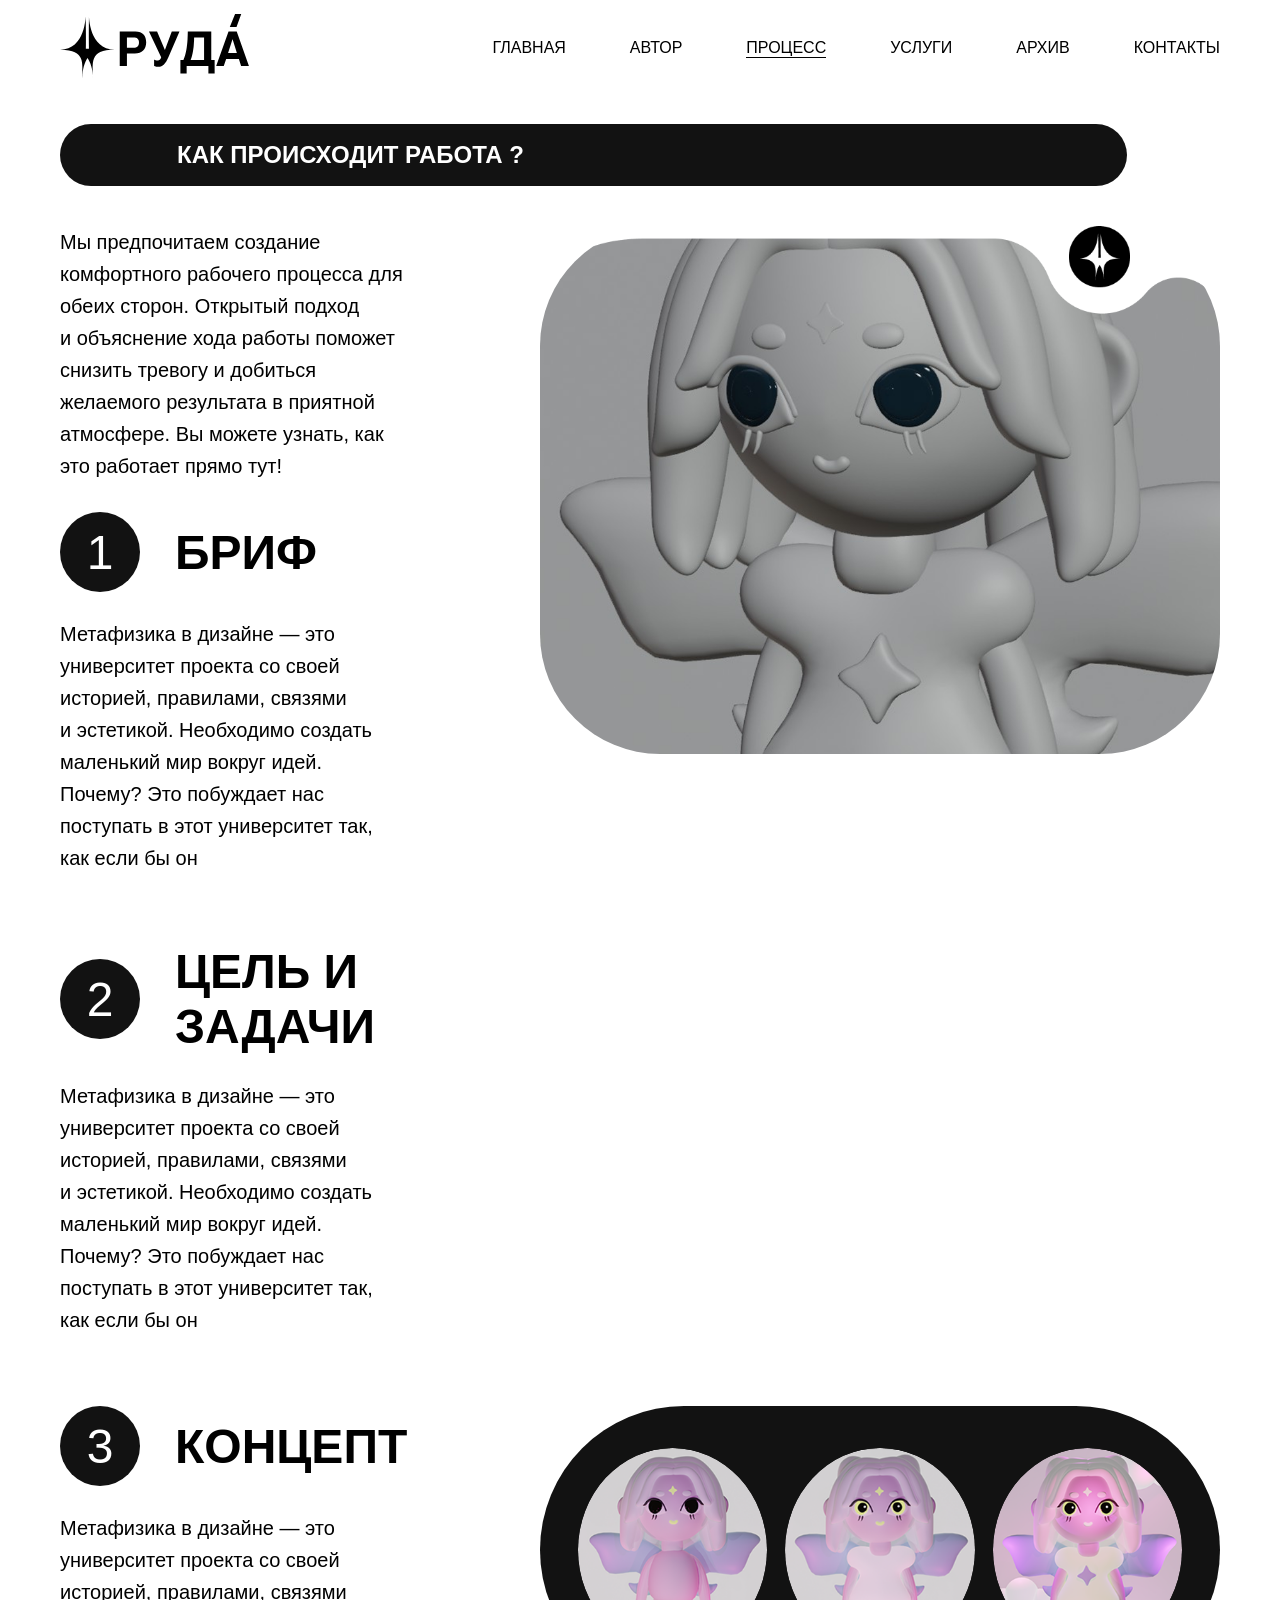
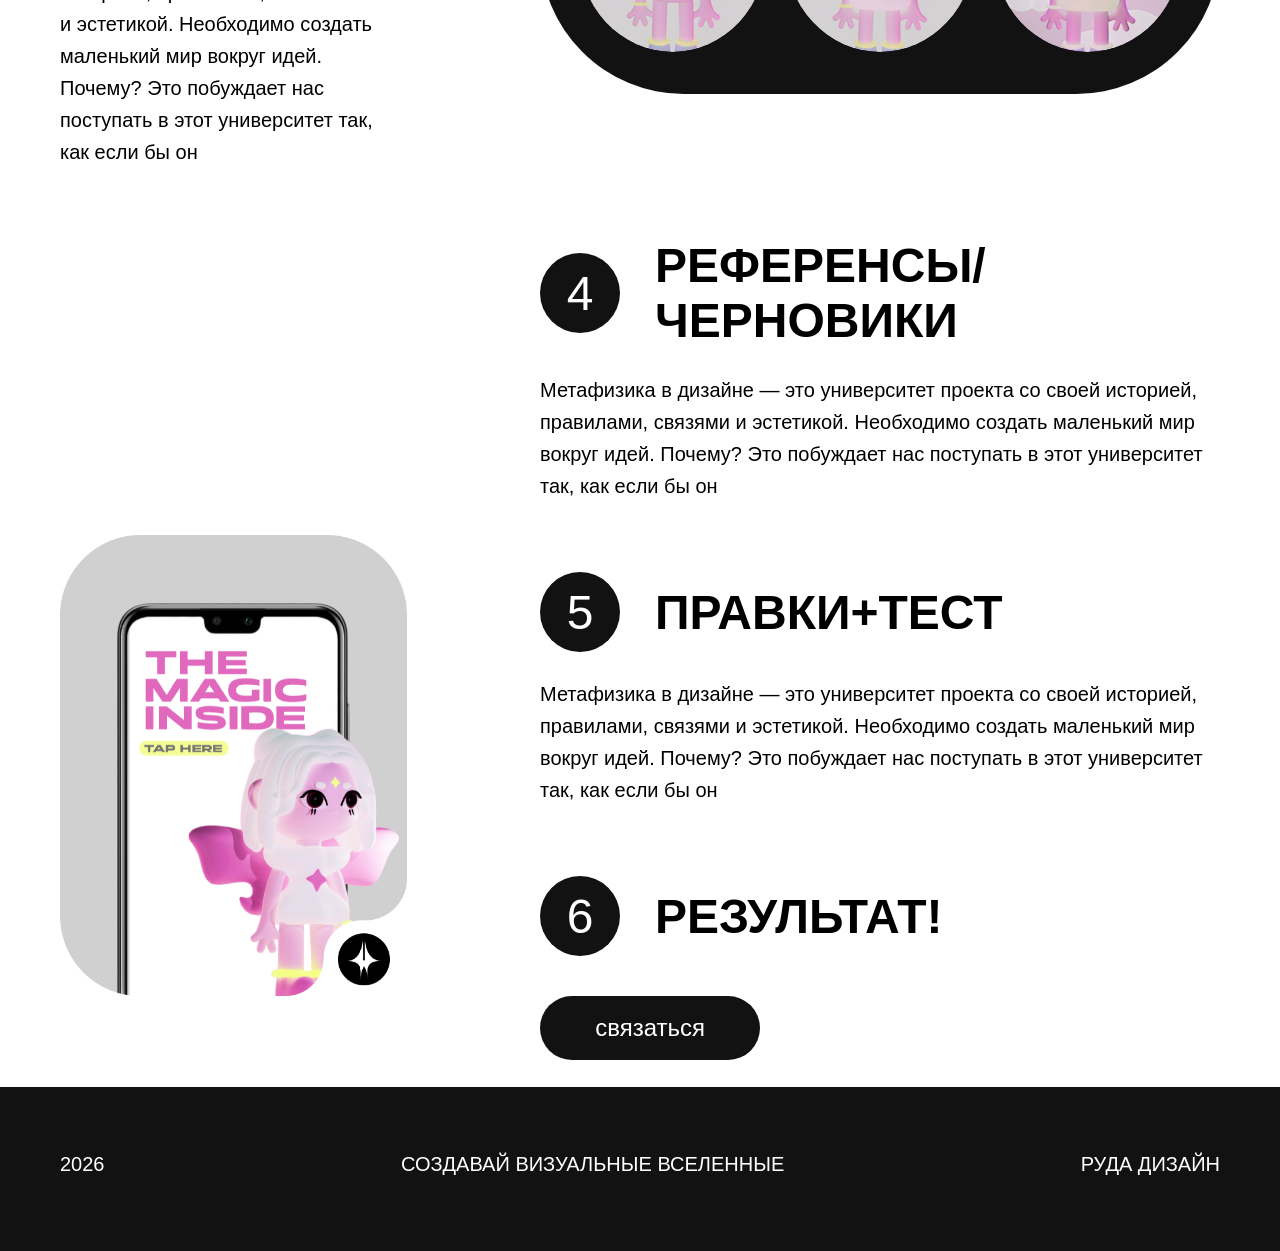
<file: pages/process.html>
<!DOCTYPE html>
<html lang="ru">
<head>
    <meta charset="UTF-8">
    <meta name="viewport" content="width=device-width, initial-scale=1.0">
    <link rel="stylesheet" href="../css/style.css">
    <title>Document</title>
</head>
<body>
    <header class="header">
        <a href="../index.html" class="header__logo">
            <svg width="189" height="65">
                <use xlink:href="../assets/sprite/sprite.svg#icon-logo-white"></use>
            </svg>
        </a>
        <nav class="header__nav">
            <button class="header__burger" aria-label="Меню">
                <svg class="header__burger-icon" width="34" height="34">
                    <use xlink:href="../assets/sprite/sprite.svg#burger-black"></use>
                </svg>
            </button>
            <ul class="header__menu">
                <li class="header__item">
                    <a href="../index.html" class="header__link">главная</a>
                </li>
                <li class="header__item">
                    <a href="../pages/author.html" class="header__link">Автор</a>
                </li>
                <li class="header__item header__item--active">
                    <a href="../pages/process.html" class="header__link">Процесс</a>
                </li>
                <li class="header__item">
                    <a href="../pages/services.html" class="header__link">Услуги</a>
                </li>
                <li class="header__item">
                    <a href="../pages/archive.html" class="header__link">Архив</a>
                </li>
                <li class="header__item">
                    <a href="../pages/contacts.html" class="header__link">Контакты</a>
                </li>
            </ul>
        </nav>
    </header>

    <section class="process">
        <h1 class="process__title">
            КАК ПРОИСХОДИТ РАБОТА ?
        </h1>
        <div class="process__wrapper">
            <p class="process__text process__text--intro">
                Мы&nbsp;предпочитаем создание комфортного рабочего процесса для обеих сторон. Открытый подход и&nbsp;объяснение хода работы поможет снизить тревогу и&nbsp;добиться желаемого результата в&nbsp;приятной атмосфере. Вы&nbsp;можете узнать, как это работает прямо тут!
            </p>
            <div class="process__img-card">
                <img class="process__img" src="../assets/img/process-img-1.png" alt="Процесс работы">
            </div>
            <div class="process__inner process__inner--1">
                <div class="process__box">
                    <p class="process__number">1</p>
                    <h2 class="process__subtitle">
                        бриф
                    </h2>
                </div>
                <p class="process__text">
                    Метафизика в&nbsp;дизайне&nbsp;&mdash; это университет проекта со&nbsp;своей историей, правилами, связями и&nbsp;эстетикой. Необходимо создать маленький мир вокруг идей. Почему? Это побуждает нас поступать в&nbsp;этот университет так, как если&nbsp;бы он
                </p>
            </div>
            <div class="process__inner process__inner--2">
                <div class="process__box">
                    <p class="process__number">2</p>
                    <h2 class="process__subtitle">
                        ЦЕЛЬ И ЗАДАЧИ
                    </h2>
                </div>
                <p class="process__text">
                    Метафизика в&nbsp;дизайне&nbsp;&mdash; это университет проекта со&nbsp;своей историей, правилами, связями и&nbsp;эстетикой. Необходимо создать маленький мир вокруг идей. Почему? Это побуждает нас поступать в&nbsp;этот университет так, как если&nbsp;бы он
                </p>
            </div>
            <div class="process__inner process__inner--3">
                <div class="process__box">
                    <p class="process__number">3</p>
                    <h2 class="process__subtitle">
                        КОНЦЕПТ
                    </h2>
                </div>
                <p class="process__text">
                    Метафизика в&nbsp;дизайне&nbsp;&mdash; это университет проекта со&nbsp;своей историей, правилами, связями и&nbsp;эстетикой. Необходимо создать маленький мир вокруг идей. Почему? Это побуждает нас поступать в&nbsp;этот университет так, как если&nbsp;бы он
                </p>
            </div>
            <div class="process__card">
                <div class="process__card-img-wrapper">
                    <img src="../assets/img/process-img-2.png" alt="" class="process__card-img">
                </div>
                <div class="process__card-img-wrapper">
                    <img src="../assets/img/process-img-3.png" alt="" class="process__card-img">
                </div>
                <div class="process__card-img-wrapper">
                    <img src="../assets/img/process-img-4.png" alt="" class="process__card-img">
                </div>
            </div>
            <div class="process__inner process__inner--4">
                <div class="process__box">
                    <p class="process__number">4</p>
                    <h2 class="process__subtitle">
                        РЕФЕРЕНСЫ/ЧЕРНОВИКИ
                    </h2>
                </div>
                <p class="process__text">
                    Метафизика в&nbsp;дизайне&nbsp;&mdash; это университет проекта со&nbsp;своей историей, правилами, связями и&nbsp;эстетикой. Необходимо создать маленький мир вокруг идей. Почему? Это побуждает нас поступать в&nbsp;этот университет так, как если&nbsp;бы он
                </p>
            </div>
            <div class="process__inner process__inner--5">
                <div class="process__box">
                    <p class="process__number">5</p>
                    <h2 class="process__subtitle">
                        ПРАВКИ+ТЕСТ
                    </h2>
                </div>
                <p class="process__text">
                    Метафизика в&nbsp;дизайне&nbsp;&mdash; это университет проекта со&nbsp;своей историей, правилами, связями и&nbsp;эстетикой. Необходимо создать маленький мир вокруг идей. Почему? Это побуждает нас поступать в&nbsp;этот университет так, как если&nbsp;бы он
                </p>
            </div>

            <div class="process__final-card">
                <div class="process__inner process__inner--6">
                    <div class="process__box">
                        <p class="process__number">6</p>
                        <h2 class="process__subtitle">
                            РЕЗУЛЬТАТ!
                        </h2>
                    </div>
                </div>

                <div class="process__final-img-wrapper">
                    <img src="../assets/img/process-img-6.png" alt="Финальный результат" class="process__img process__img--final">
                </div>

                <a href="../pages/contacts.html" class="process__btn">связаться</a>
            </div>
        </div>
    </section>

    <footer class="footer">
        <p class="footer__text">
            2026
        </p>
        <p class="footer__text">
            создавай визуальные вселенные
        </p>
        <p class="footer__text">
            руда дизайн
        </p>
    </footer>
    <script type="module" src="../js/main.js"></script>
</body>
</html>
</file>
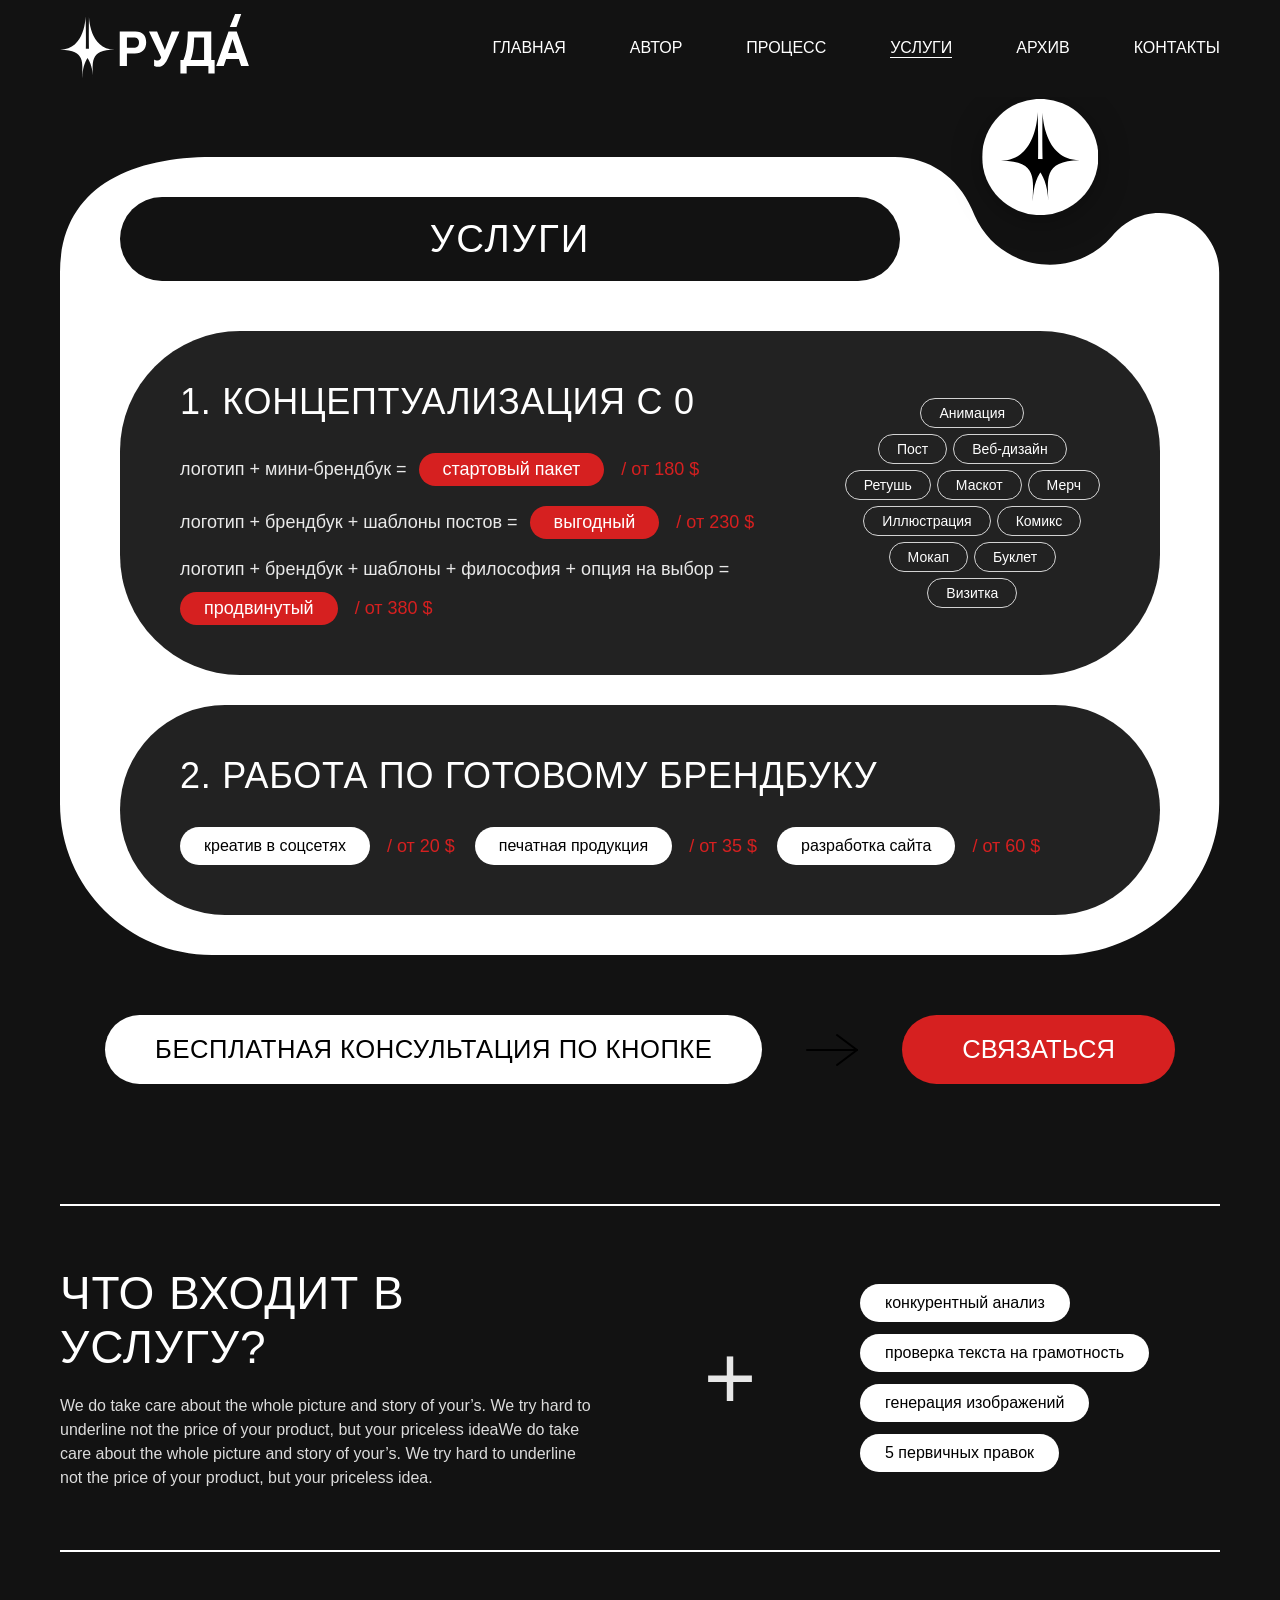
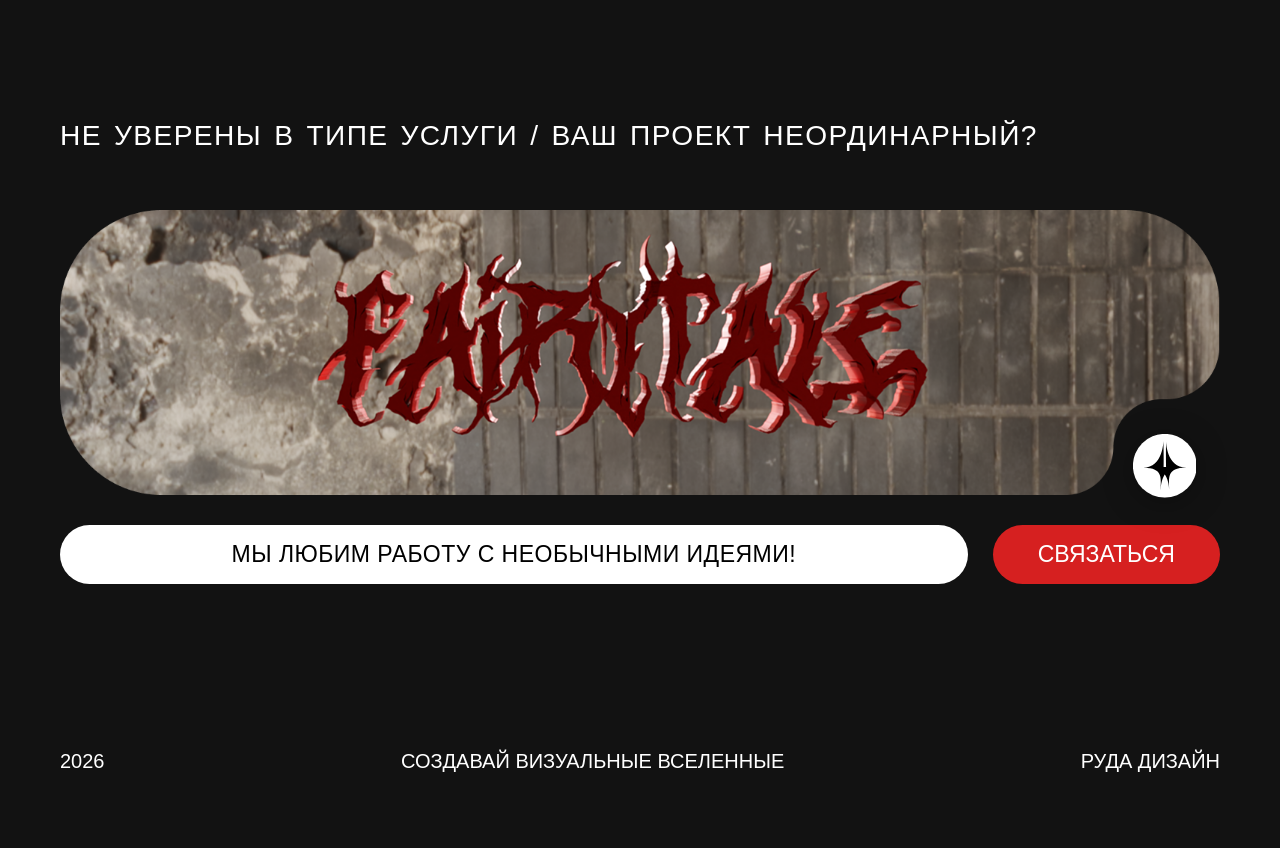
<file: pages/services.html>
<!DOCTYPE html>
<html lang="en">
<head>
    <meta charset="UTF-8">
    <meta name="viewport" content="width=device-width, initial-scale=1.0">
    <link rel="stylesheet" href="../css/style.css">
    <title>Document</title>
</head>
<body>
    <header class="header header--black">
        <a href="../index.html" class="header__logo">
            <svg width="189" height="65">
                <use xlink:href="../assets/sprite/sprite.svg#icon-logo-black"></use>
            </svg>
        </a>
        <nav class="header__nav">
            <button class="header__burger" aria-label="Меню">
                <svg class="header__burger-icon" width="34" height="34">
                    <use xlink:href="../assets/sprite/sprite.svg#burger-white"></use>
                </svg>
            </button>
            <ul class="header__menu">
                <li class="header__item">
                    <a href="../index.html" class="header__link header__link--black-theme">главная</a>
                </li>
                <li class="header__item">
                    <a href="../pages/author.html" class="header__link header__link--black-theme">Автор</a>
                </li>
                <li class="header__item">
                    <a href="../pages/process.html" class="header__link header__link--black-theme">Процесс</a>
                </li>
                <li class="header__item header__item--active-black-theme">
                    <a href="../pages/services.html" class="header__link header__link--black-theme">Услуги</a>
                </li>
                <li class="header__item">
                    <a href="../pages/archive.html" class="header__link header__link--black-theme">Архив</a>
                </li>
                <li class="header__item">
                    <a href="../pages/contacts.html" class="header__link header__link--black-theme">Контакты</a>
                </li>
            </ul>
        </nav>
    </header>

    <main class="services">
        <div class="services__card">
            <div class="services__card-content">
                
                <h1 class="services__page-title">услуги</h1>

                <div class="services__group">
                    <div class="services__group-info">
                        <h2 class="services__group-title">1. концептуализация с 0</h2>
                        
                        <div class="services__row">
                            <span>логотип + мини-брендбук =</span>
                            <span class="services__badge">стартовый пакет</span>
                            <span class="services__price">/ от 180 $</span>
                        </div>

                        <div class="services__row">
                            <span>логотип + брендбук + шаблоны постов =</span>
                            <span class="services__badge">выгодный</span>
                            <span class="services__price">/ от 230 $</span>
                        </div>

                        <div class="services__row">
                            <span>логотип + брендбук + шаблоны + философия + опция на выбор =</span>
                            <span class="services__badge">продвинутый</span>
                            <span class="services__price">/ от 380 $</span>
                        </div>
                    </div>

                    <div class="services__tags-cloud services__tags-cloud--desktop">
                        <div class="services__tags-row">
                            <span class="services__tag">Анимация</span>
                        </div>
                        <div class="services__tags-row">
                            <span class="services__tag">Пост</span>
                            <span class="services__tag">Веб-дизайн</span>
                        </div>
                        <div class="services__tags-row">
                            <span class="services__tag">Ретушь</span>
                            <span class="services__tag">Маскот</span>
                            <span class="services__tag">Мерч</span>
                        </div>
                        <div class="services__tags-row">
                            <span class="services__tag">Иллюстрация</span>
                            <span class="services__tag">Комикс</span>
                        </div>
                        <div class="services__tags-row">
                            <span class="services__tag">Мокап</span>
                            <span class="services__tag">Буклет</span>
                        </div>
                        <div class="services__tags-row">
                            <span class="services__tag">Визитка</span>
                        </div>
                    </div>
                </div>

                <div class="services__group">
                    <div class="services__group-info">
                        <h2 class="services__group-title">2. работа по готовому брендбуку</h2>
                        <div class="services__flex-row">
                            <div class="services__price-item">
                                <div class="services__white-pill">креатив в соцсетях</div>
                                <span class="services__price">/ от 20 $</span>
                            </div>
                            <div class="services__price-item">
                                <div class="services__white-pill">печатная продукция</div>
                                <span class="services__price">/ от 35 $</span>
                            </div>
                            <div class="services__price-item">
                                <div class="services__white-pill">разработка сайта</div>
                                <span class="services__price">/ от 60 $</span>
                            </div>
                        </div>
                    </div>
                </div>
            </div>

            <a href="#" class="services__corner-icon" aria-label="Услуги">
                <svg viewBox="0 0 88 88">
                    <use xlink:href="../assets/sprite/sprite.svg#icon-white"></use>
                </svg>
            </a>
        </div>

        <div class="services__card-mobile">
            <div class="services__mobile-title-pill">УСЛУГИ</div>

            <div class="services__accordion">
                <button class="services__mobile-category-pill js-accordion-toggle">
                    Концептуализация С 0
                </button>
                <div class="services__accordion-content">
                    <div class="services__accordion-inner">
                        <div class="services-accordion__row">
                            логотип + мини-брендбук = <span class="services-accordion__underline">стартовый пакет</span> <span class="services-accordion__red">/ от 180 $</span>
                        </div>
                        <div class="services-accordion__row">
                            логотип + брендбук + шаблоны постов = <span class="services-accordion__underline">выгодный</span> <span class="services-accordion__red">/ от 230 $</span>
                        </div>
                        <div class="services-accordion__row">
                            логотип + брендбук + философия бренда + опция на выбор = продвинутый <span class="services-accordion__red">/ от 380 $</span>
                        </div>
                    </div>
                </div>
            </div>

            <div class="services__accordion">
                <button class="services__mobile-category-pill js-accordion-toggle">
                    С Готовым Брендбуком
                </button>
                <div class="services__accordion-content">
                    <div class="services__accordion-inner">
                        <div class="services-accordion__row">
                            креатив в соцсетях <span class="services-accordion__red">/ от 20 $</span>
                        </div>
                        <div class="services-accordion__row">
                            печатная продукция <span class="services-accordion__red">/ от 35 $</span>
                        </div>
                        <div class="services-accordion__row">
                            разработка сайта <span class="services-accordion__red">/ от 60 $</span>
                        </div>
                    </div>
                </div>
            </div>
        </div>

        <div class="services__cta-mobile">
            <div class="services__cta-mobile-text">
                БЕСПЛАТНАЯ &rarr;<br>КОНСУЛЬТАЦИЯ<br>ПО КНОПКЕ
            </div>
            <a href="../pages/contacts.html" class="services__cta-mobile-btn">
                связаться
            </a>
        </div>

        <div class="services__tags-cloud services__tags-cloud--mobile">
            <div class="services__tags-row">
                <span class="services__tag">Анимация</span>
            </div>
            <div class="services__tags-row">
                <span class="services__tag">Пост</span>
                <span class="services__tag">Веб-дизайн</span>
            </div>
            <div class="services__tags-row">
                <span class="services__tag">Ретушь</span>
                <span class="services__tag">Маскот</span>
                <span class="services__tag">Мерч</span>
            </div>
            <div class="services__tags-row">
                <span class="services__tag">Иллюстрация</span>
                <span class="services__tag">Комикс</span>
            </div>
            <div class="services__tags-row">
                <span class="services__tag">Мокап</span>
                <span class="services__tag">Буклет</span>
            </div>
            <div class="services__tags-row">
                <span class="services__tag">Визитка</span>
            </div>
        </div>

        <hr class="services__separator">

        <div class="services__cta">
            <div class="services__cta-text">
                бесплатная консультация по кнопке
            </div>
            <div class="services__cta-arrow">
                
                <svg viewBox="0 0 60 40">
                    <use xlink:href="../assets/sprite/sprite.svg#icon-cta-arrow"></use>
                </svg>
            </div>
            <a href="../pages/contacts.html" class="services__cta-btn">
                связаться
            </a>
        </div>

        <div class="services__included">
            <div class="services__included-left">
                <h2 class="services__included-title">что входит в услугу?</h2>
                <p class="services__included-text">
                    We do take care about the whole picture and story of your’s. We try hard to underline not the price of your product, but your priceless ideaWe do take care about the whole picture and story of your’s. We try hard to underline not the price of your product, but your priceless idea.
                </p>
            </div>

            <div class="services__included-plus">
                +
            </div>

            <div class="services__included-right">
                <ul class="services__included-list">
                    <li>конкурентный анализ</li>
                    <li>проверка текста на грамотность</li>
                    <li>генерация изображений</li>
                    <li>5 первичных правок</li>
                </ul>
            </div>
        </div>

        <hr class="services__separator">

        <div class="services__extra">
            <h3 class="services__extra-title">
                НЕ УВЕРЕНЫ В ТИПЕ УСЛУГИ / ВАШ ПРОЕКТ НЕОРДИНАРНЫЙ?
            </h3>

            <div class="services__banner">
                <img src="../assets/img/services-1.png" alt="Проект Fairytale" class="services__banner-img">

                <a href="#" class="services__banner-icon" aria-label="Свяжитесь с нами">
                    <svg viewBox="0 0 88 88">
                        <use xlink:href="../assets/sprite/sprite.svg#icon-white"></use>
                    </svg>
                </a>
            </div>

            <div class="services__extra-bottom">
                <div class="services__extra-pill">
                    МЫ ЛЮБИМ РАБОТУ С НЕОБЫЧНЫМИ ИДЕЯМИ!
                </div>
                <a href="../pages/contacts.html" class="services__cta-btn">
                    связаться
                </a>
            </div>
        </div>
    </main>

    <footer class="footer">
        <p class="footer__text">
            2026
        </p>
        <p class="footer__text">
            создавай визуальные вселенные
        </p>
        <p class="footer__text">
            руда дизайн
        </p>
    </footer>
    <script type="module" src="../js/main.js"></script>

</body>
</html>
</file>
<file: css/style.css>
@import url('../css/global/variable.css');
@import url('../css/global/reset.css');

@import url('../css/block/header.css');
@import url('../css/block/main.css');
@import url('../css/block/ready.css');
@import url('../css/block/work.css');
@import url('../css/block/feedback.css');
@import url('../css/block/process.css');
@import url('../css/block/archive.css');
@import url('../css/block/author.css');
@import url('../css/block/services.css');
@import url('../css/block/contacts.css');

@import url('../css/block/footer.css');
</file>
